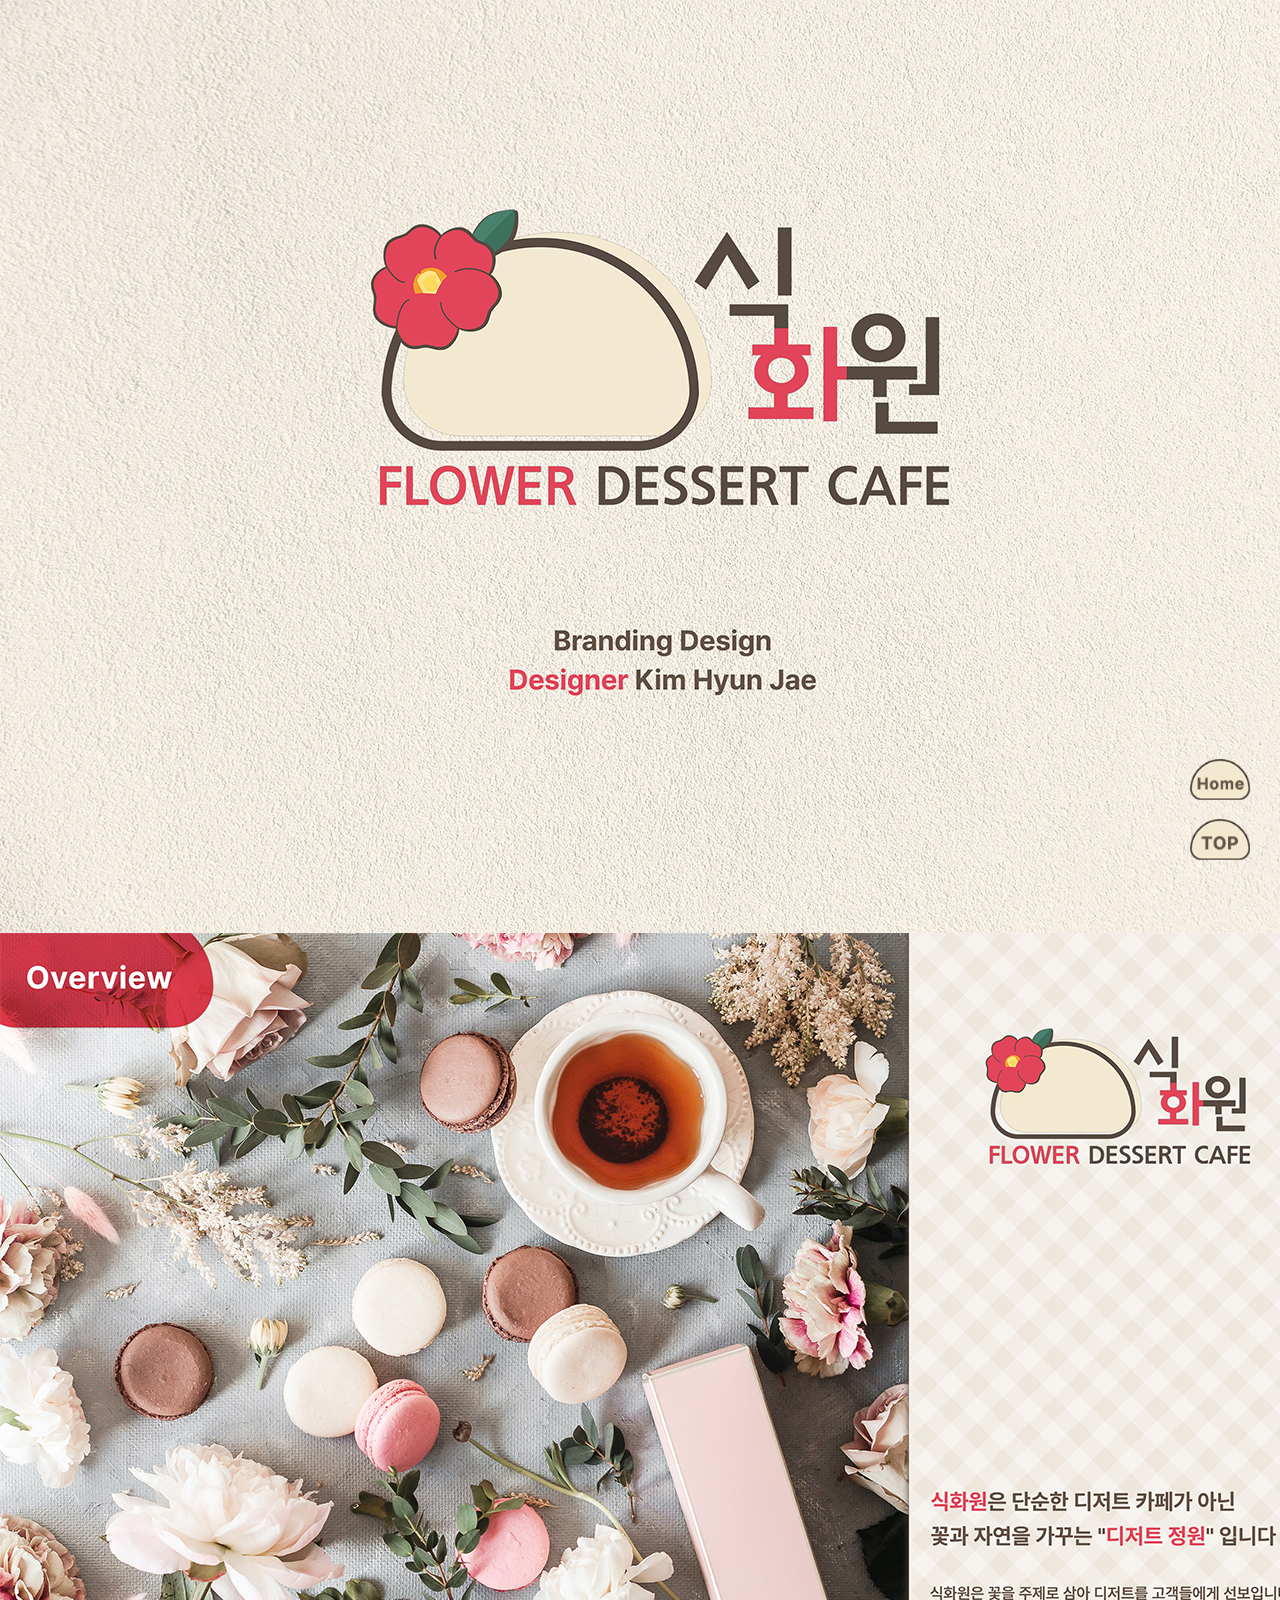
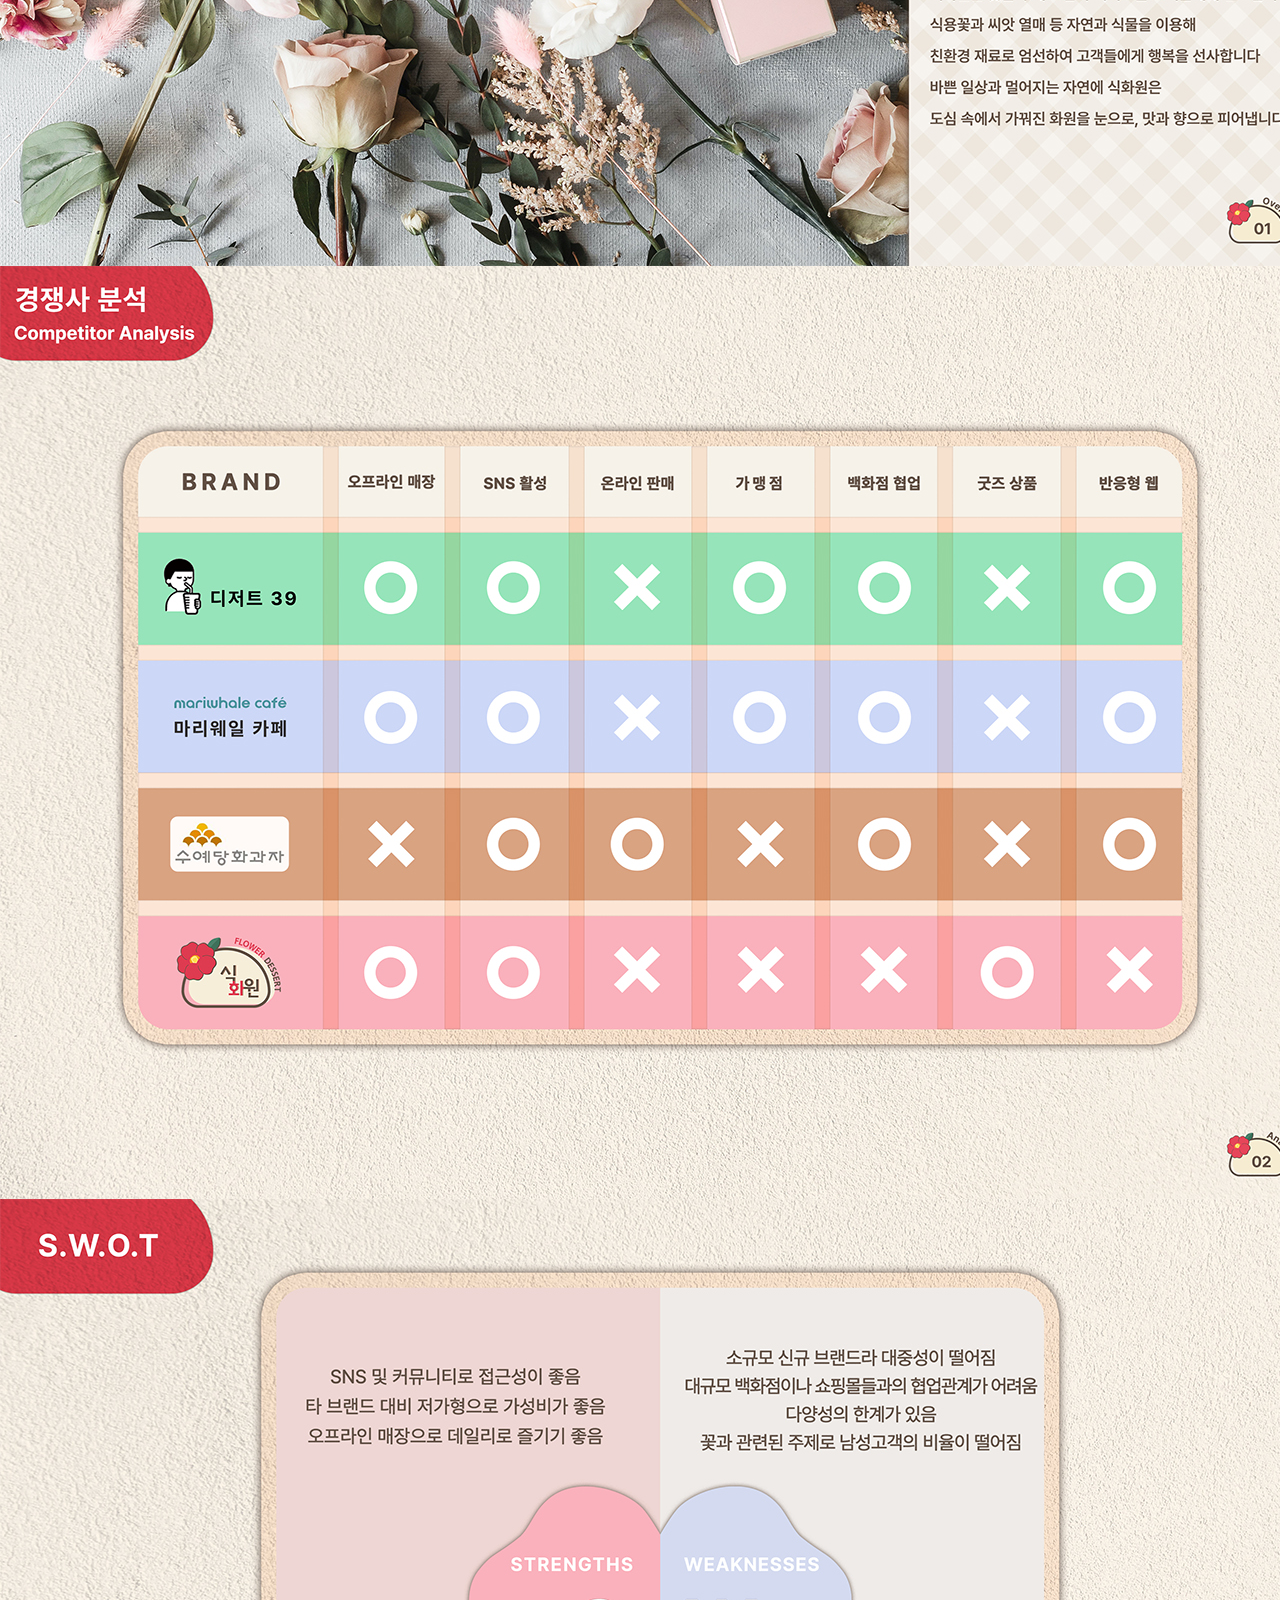
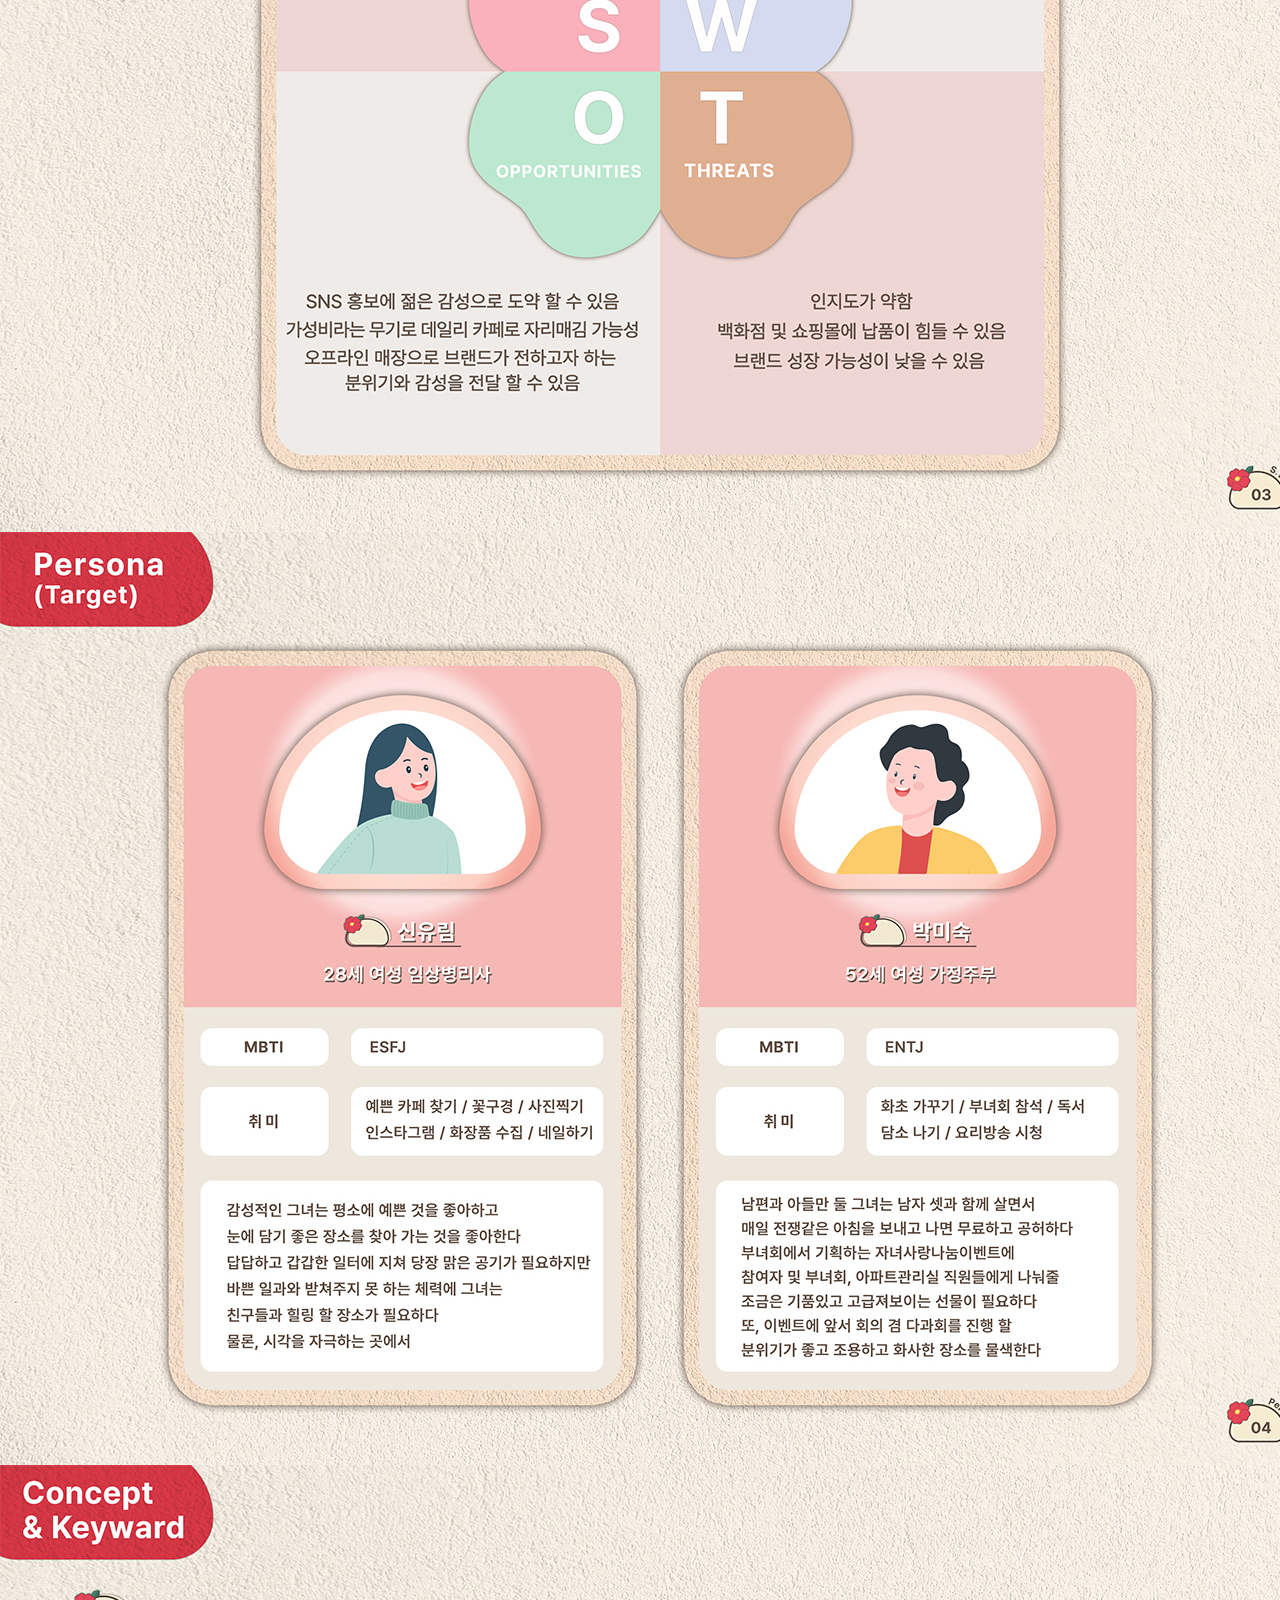
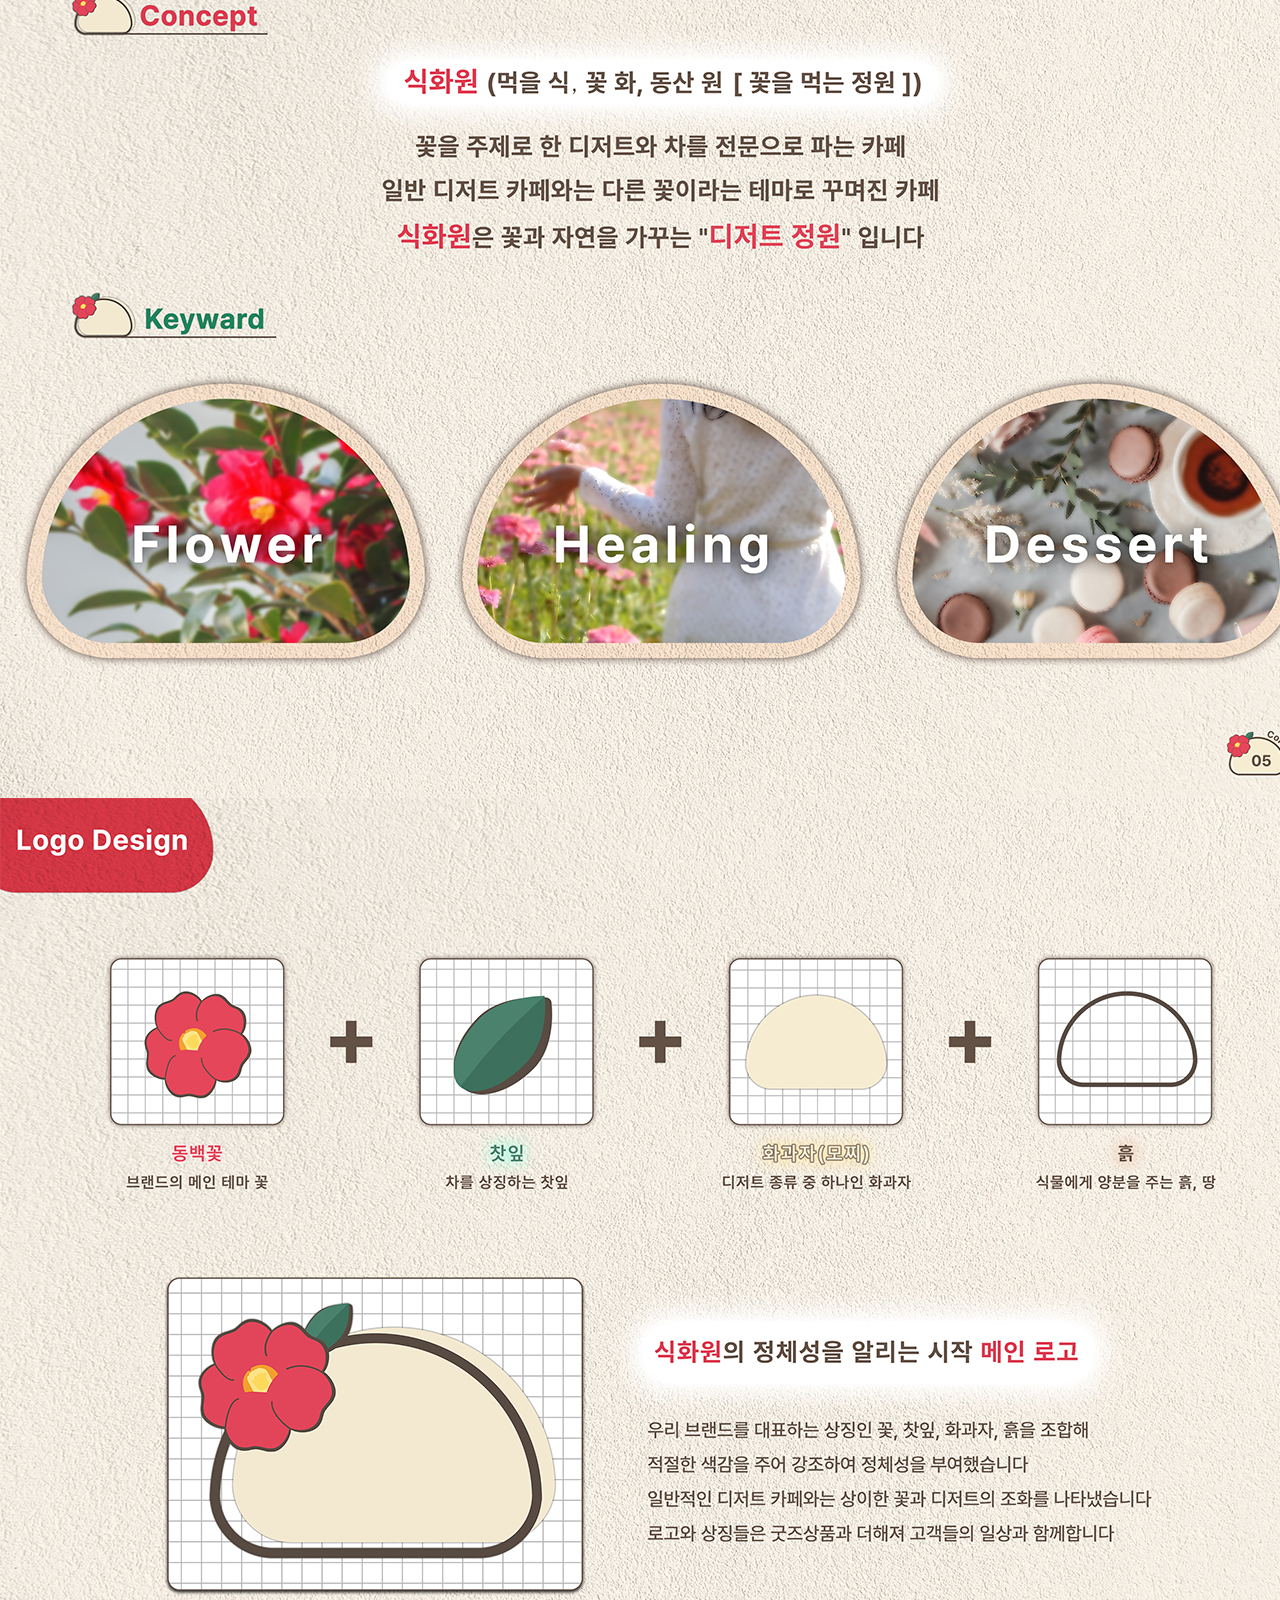
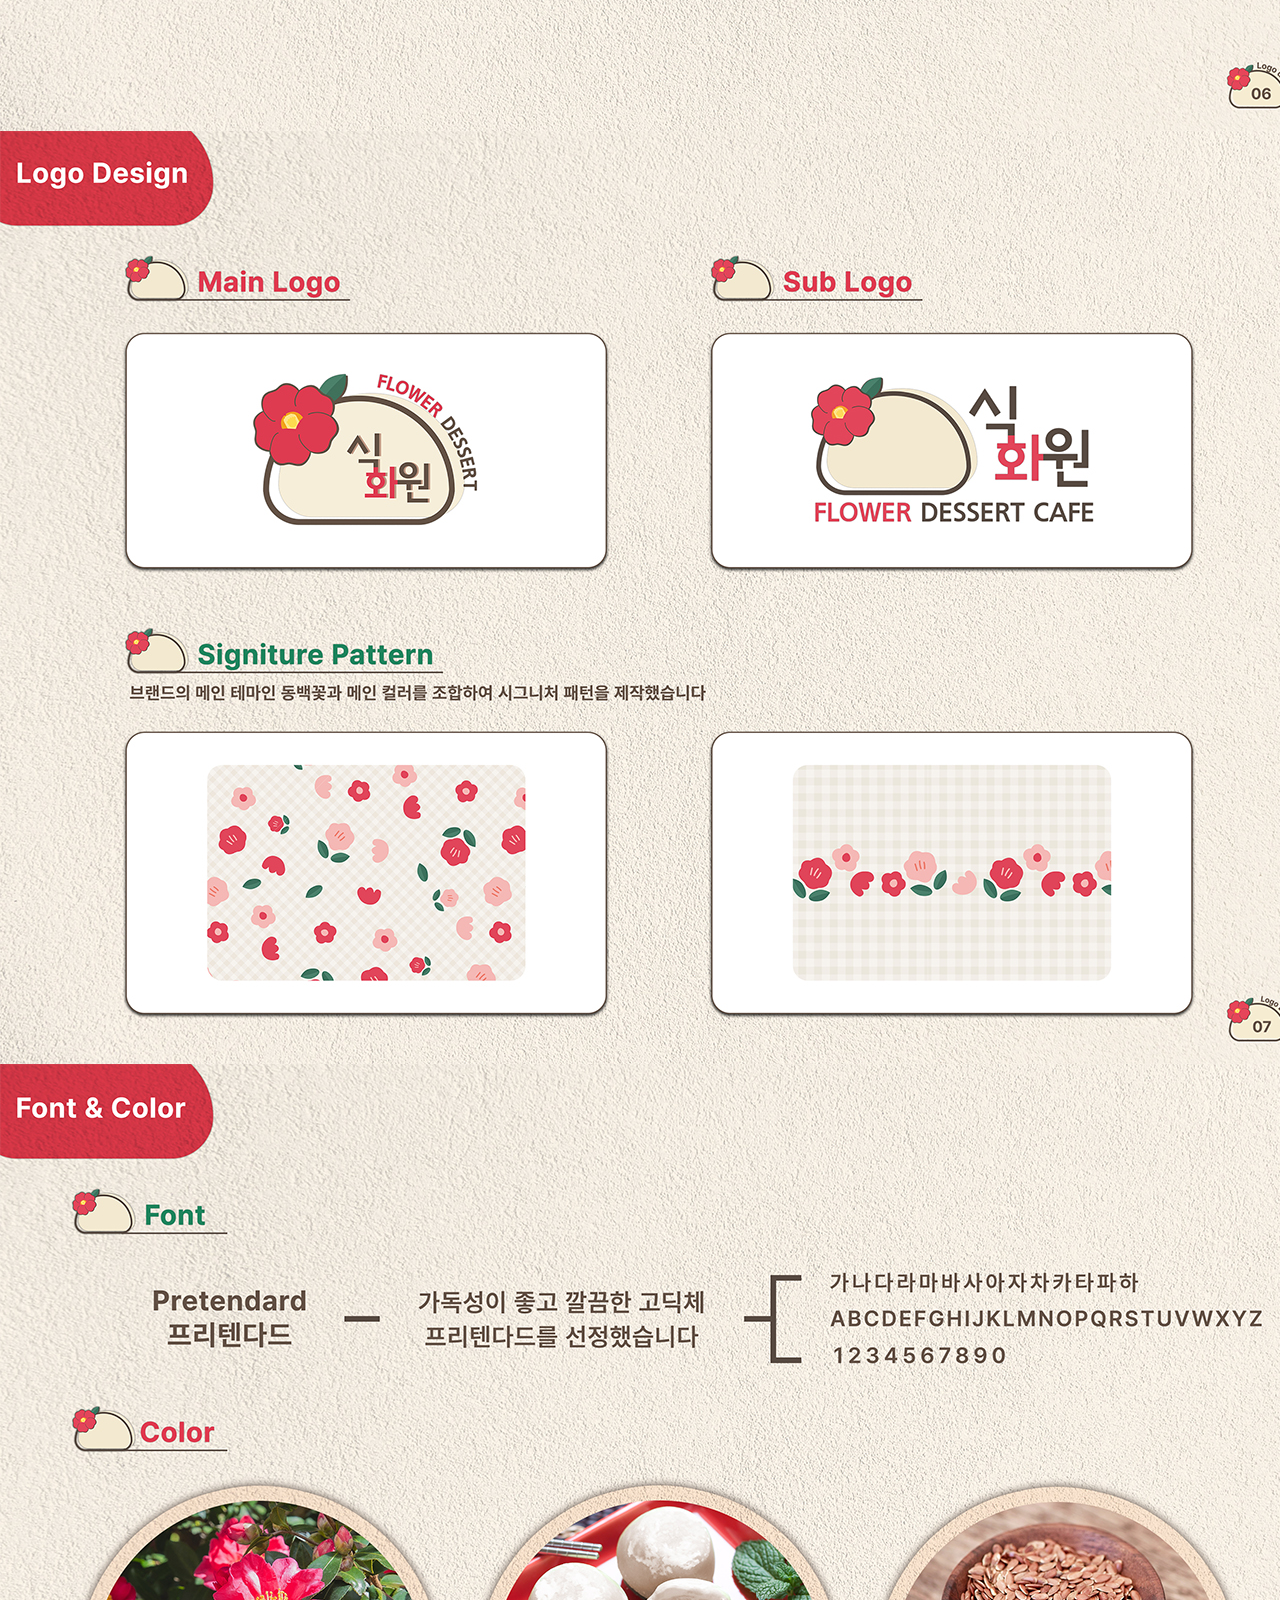
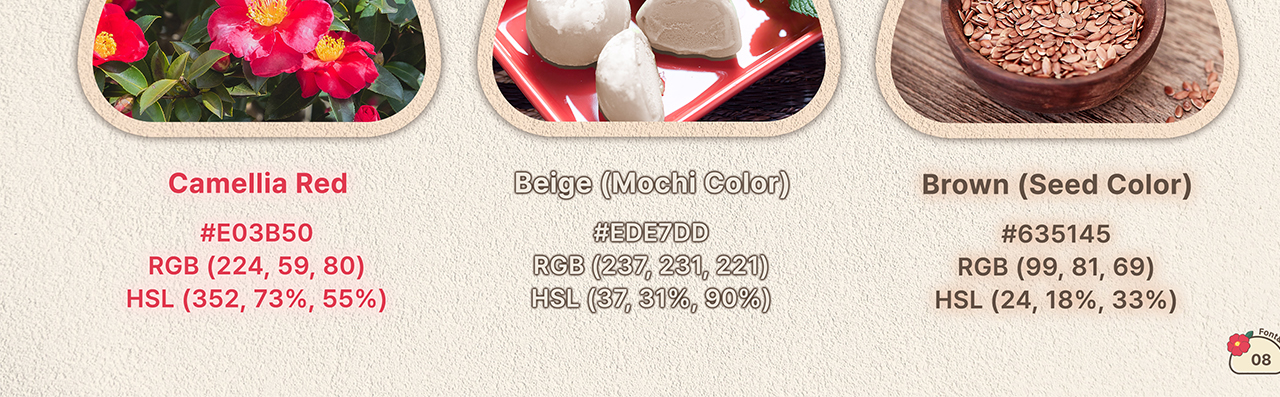
<file: BI.html>
<!DOCTYPE html>
<html lang="ko">

<head>
    <meta charset="UTF-8">
    <meta http-equiv="X-UA-Compatible" content="IE=edge">
    <meta name="viewport" content="width=1450">
    <title>식화원 BI</title>
    <!--파비콘-->
    <link rel="shortcut icon" href="./images/f_fabicon.png" type="image/x-icon">
    <!-- css -->
    <link rel="stylesheet" href="./css/BI.css">
</head>

<body>
    <div id="bg">
        <div id="BI">
            <img src="./images/BI/01.jpg" alt="BI사진">
            <img src="./images/BI/02.jpg" alt="BI사진">
            <img src="./images/BI/03.jpg" alt="BI사진">
            <img src="./images/BI/04.jpg" alt="BI사진">
            <img src="./images/BI/05.jpg" alt="BI사진">
            <img src="./images/BI/06.jpg" alt="BI사진">
            <img src="./images/BI/07.jpg" alt="BI사진">
            <img src="./images/BI/08.jpg" alt="BI사진">
            <img src="./images/BI/09.jpg" alt="BI사진">
        </div>
        <div class="fixed_box">
            <a href="#BI" class="top_btn"><!--href부분은 이미지를 감싼 div에 있는 id이름과 동일하게 설정.-->
                <img src="./images/top.png" alt="top">
            </a>
        </div>
        <div class="fixed_box2">
            <a href="./index.html" class="top_btn"><!--href부분은 이미지를 감싼 div에 있는 id이름과 동일하게 설정.-->
                <img src="./images/home.png" alt="home">
            </a>
        </div>
    </div>
    <!-- BG_f -->





    <!--이동시 부드럽게 이동시키기 위해 추가한 구문 시작. script쪽 전부 삭제가능.-->
    <script src="https://code.jquery.com/jquery-1.12.4.min.js"
        integrity="sha256-ZosEbRLbNQzLpnKIkEdrPv7lOy9C27hHQ+Xp8a4MxAQ=" crossorigin="anonymous"></script>
    <script>
        $(function () {
            $('a[href*="#"]:not([href="#"])').click(function () {
                if (location.pathname.replace(/^\//, '') == this.pathname.replace(/^\//, '') && location.hostname == this.hostname) {
                    var target = $(this.hash);
                    target = target.length ? target : $('[name=' + this.hash.slice(1) + ']');
                    if (target.length) {
                        $('html, body').animate({
                            scrollTop: target.offset().top
                        }, 500);//움직이는 시간 조정
                        return false;
                    }
                }
            });
        });
    </script>
    <!--이동시 부드럽게 이동시키기 위해 추가한 구문 끝. 삭제가능.-->
</body>

</html>
</file>
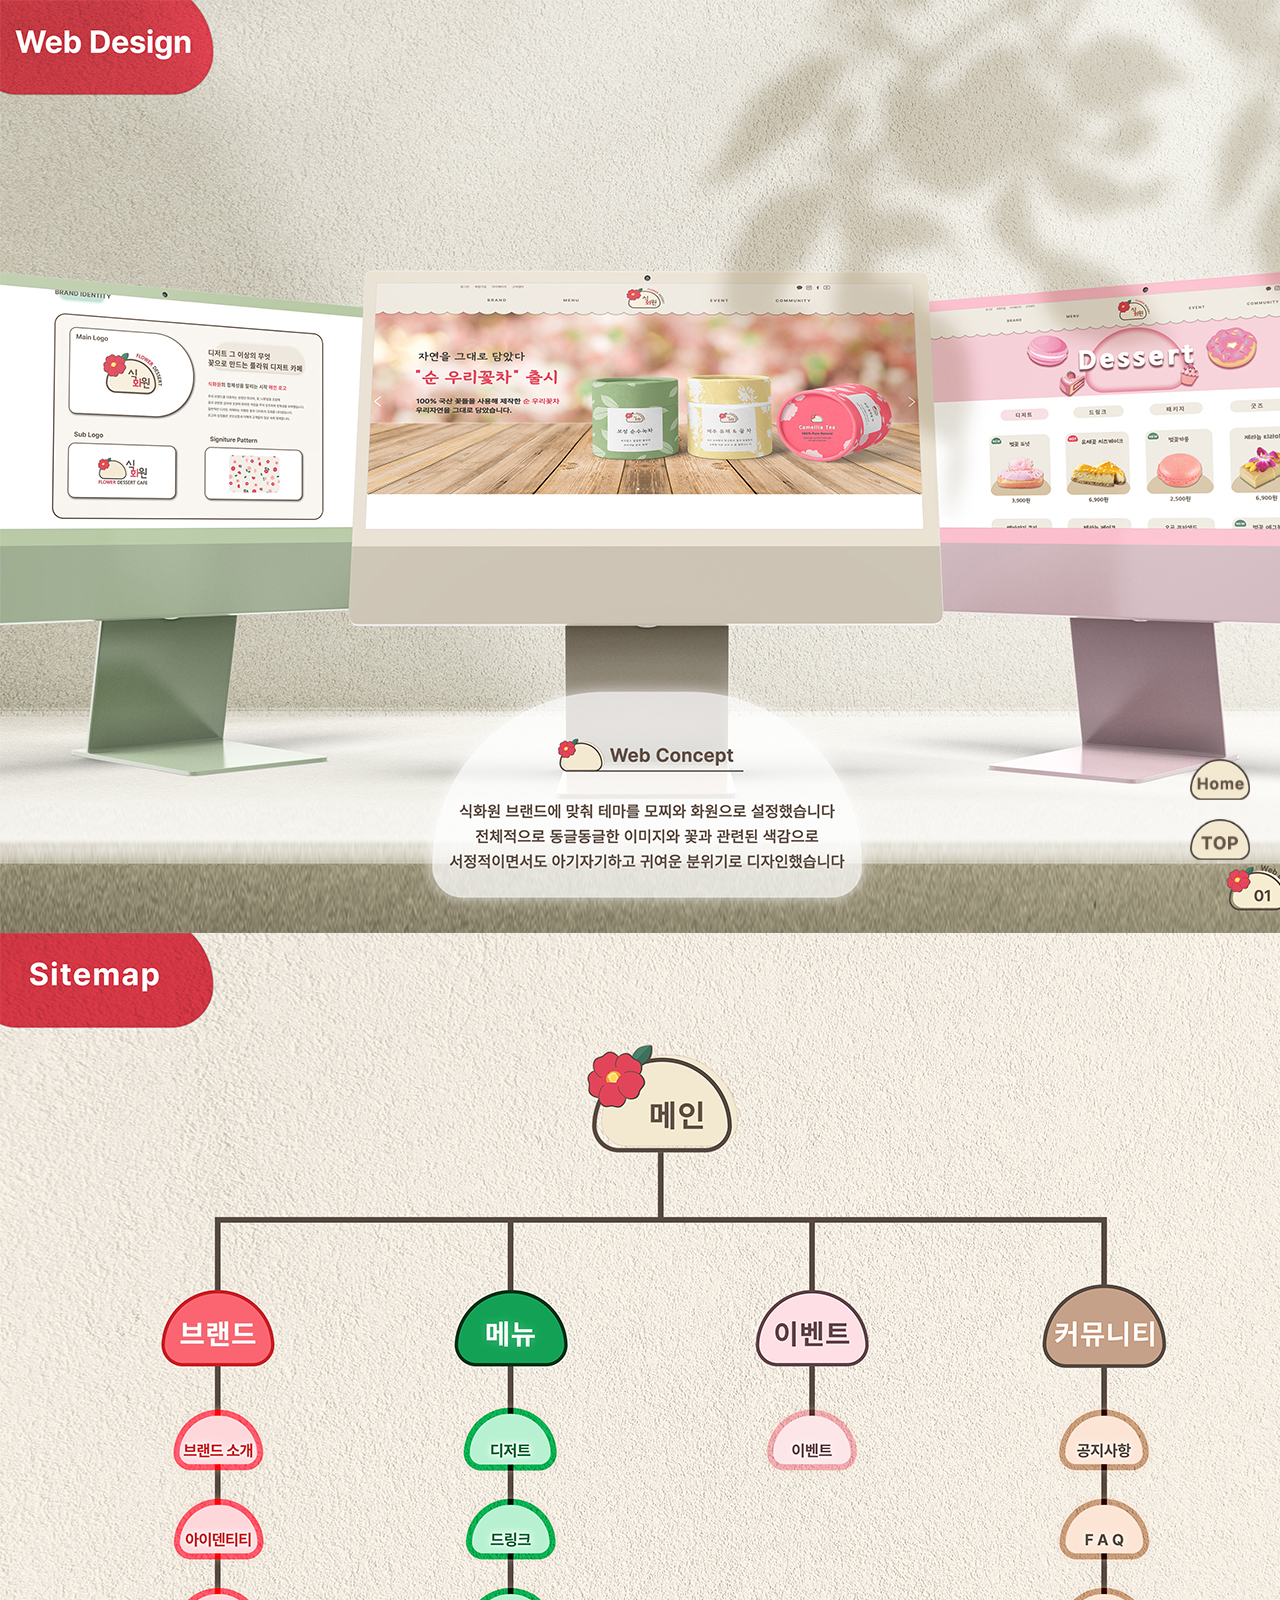
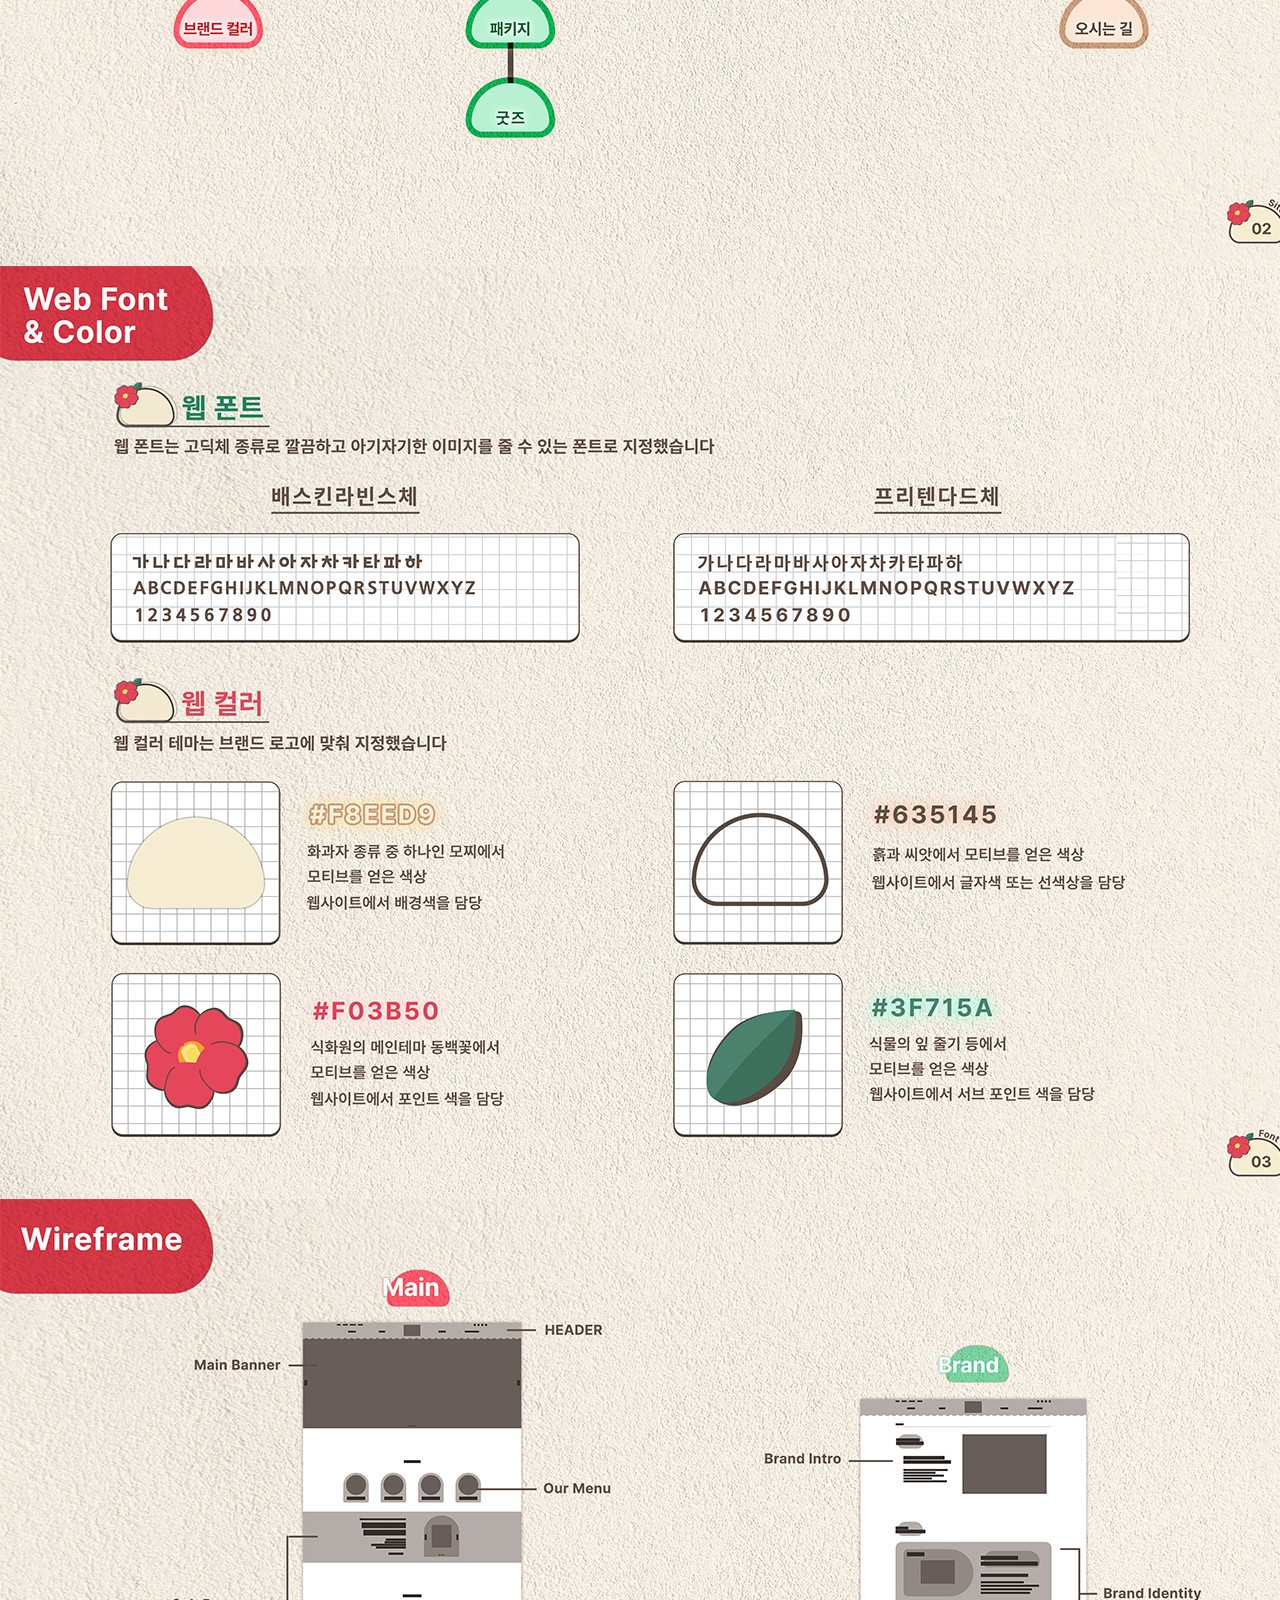
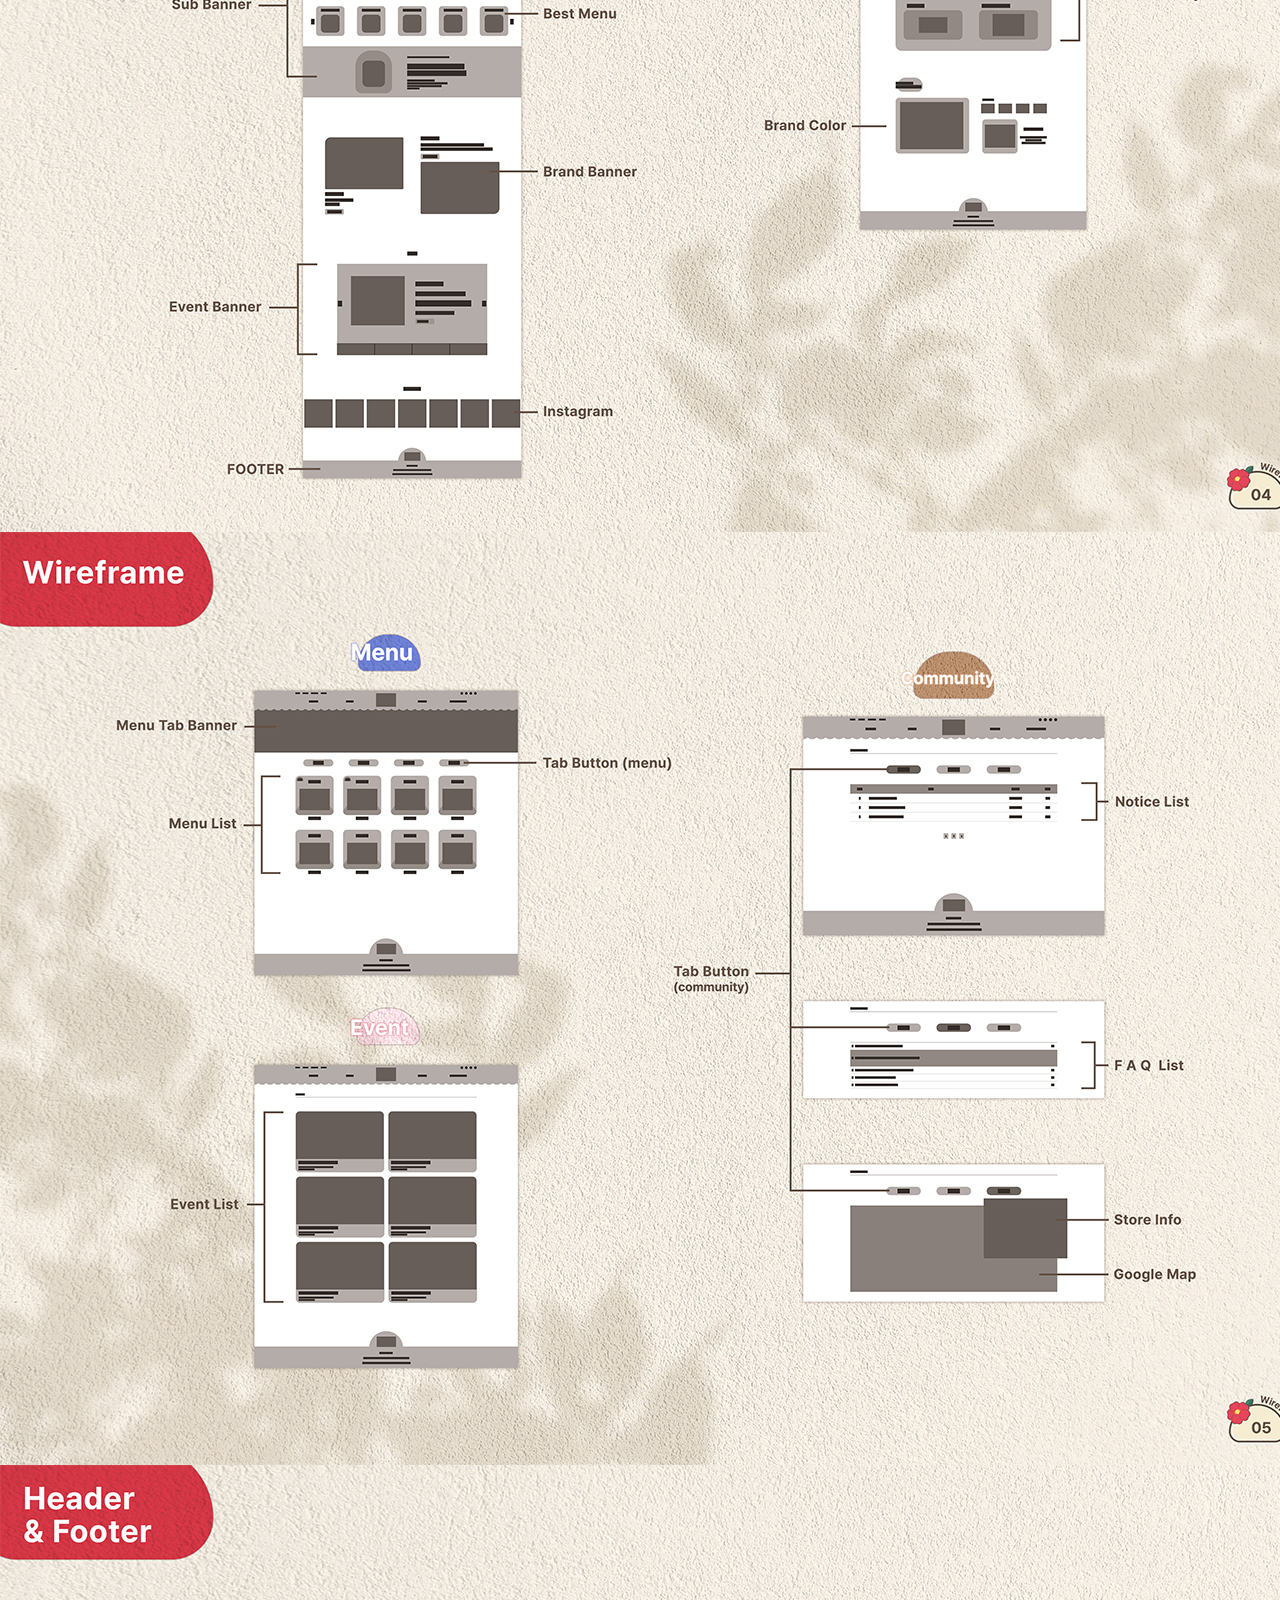
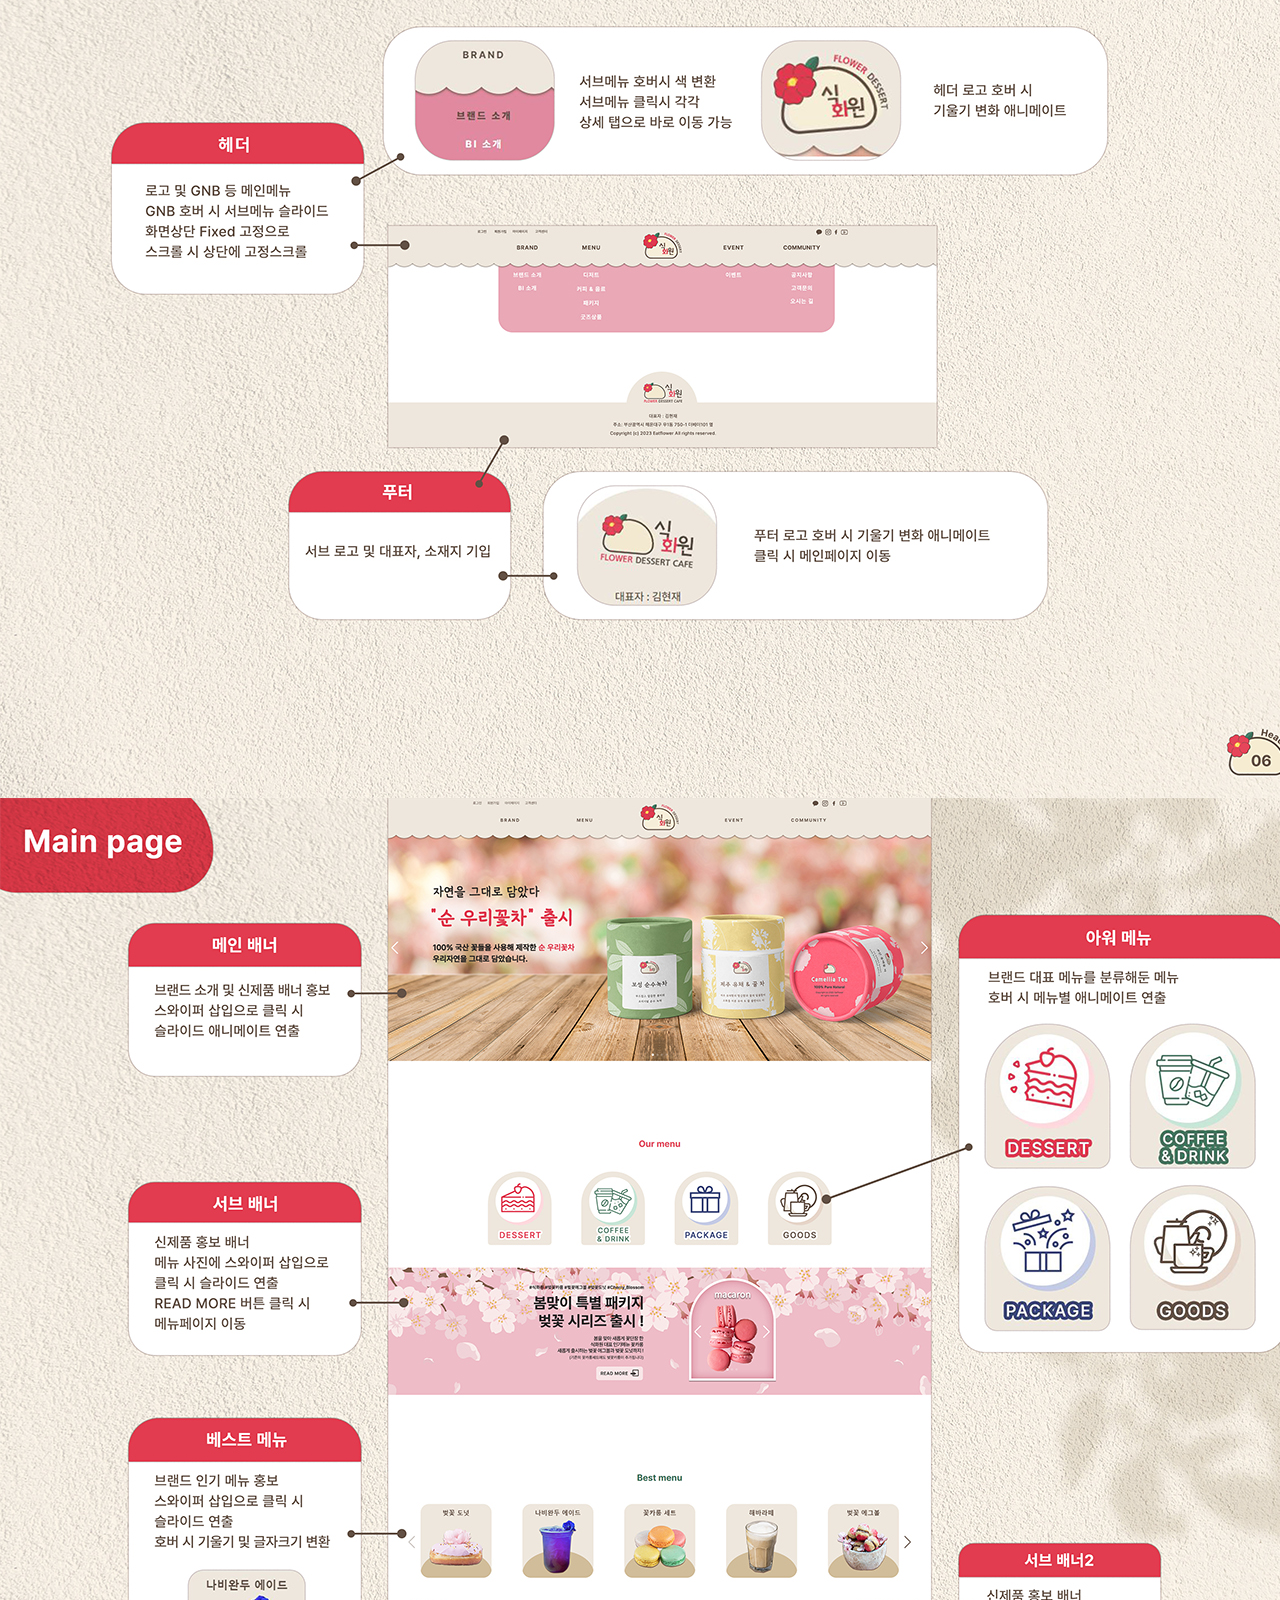
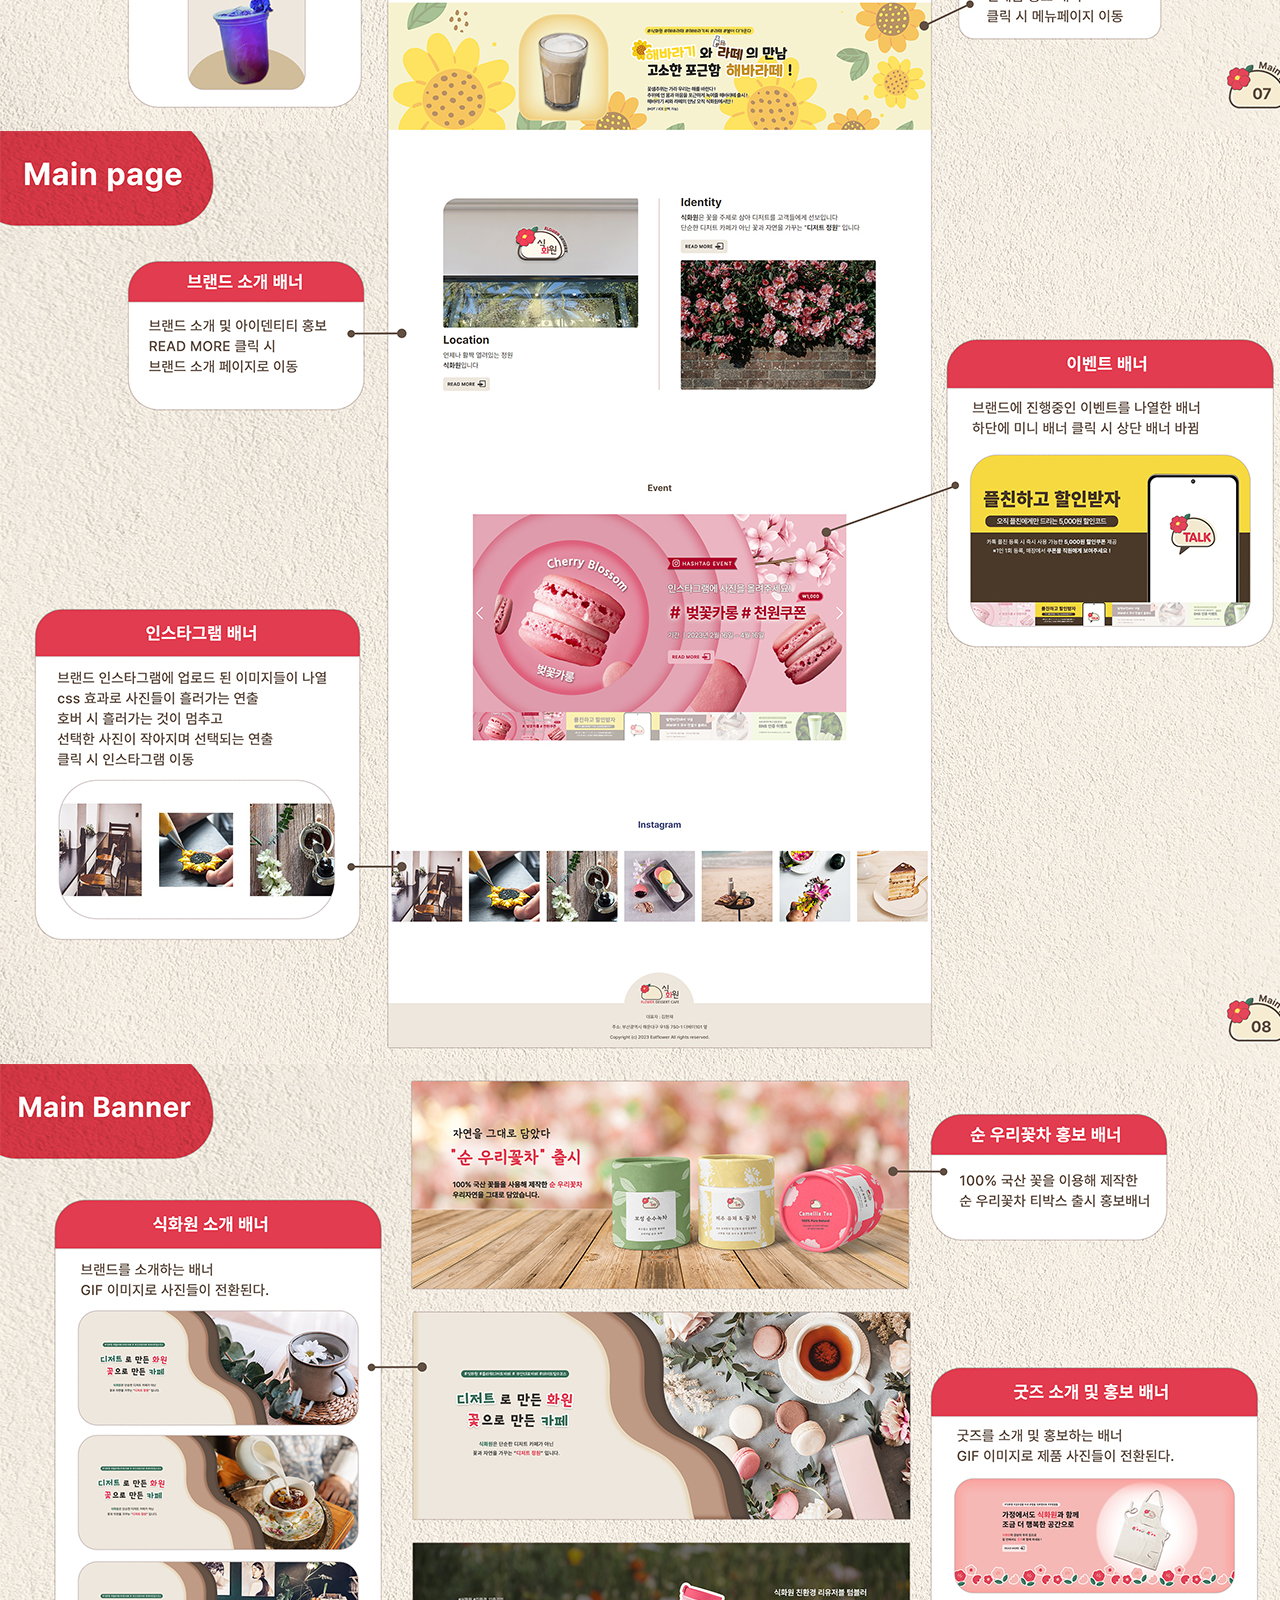
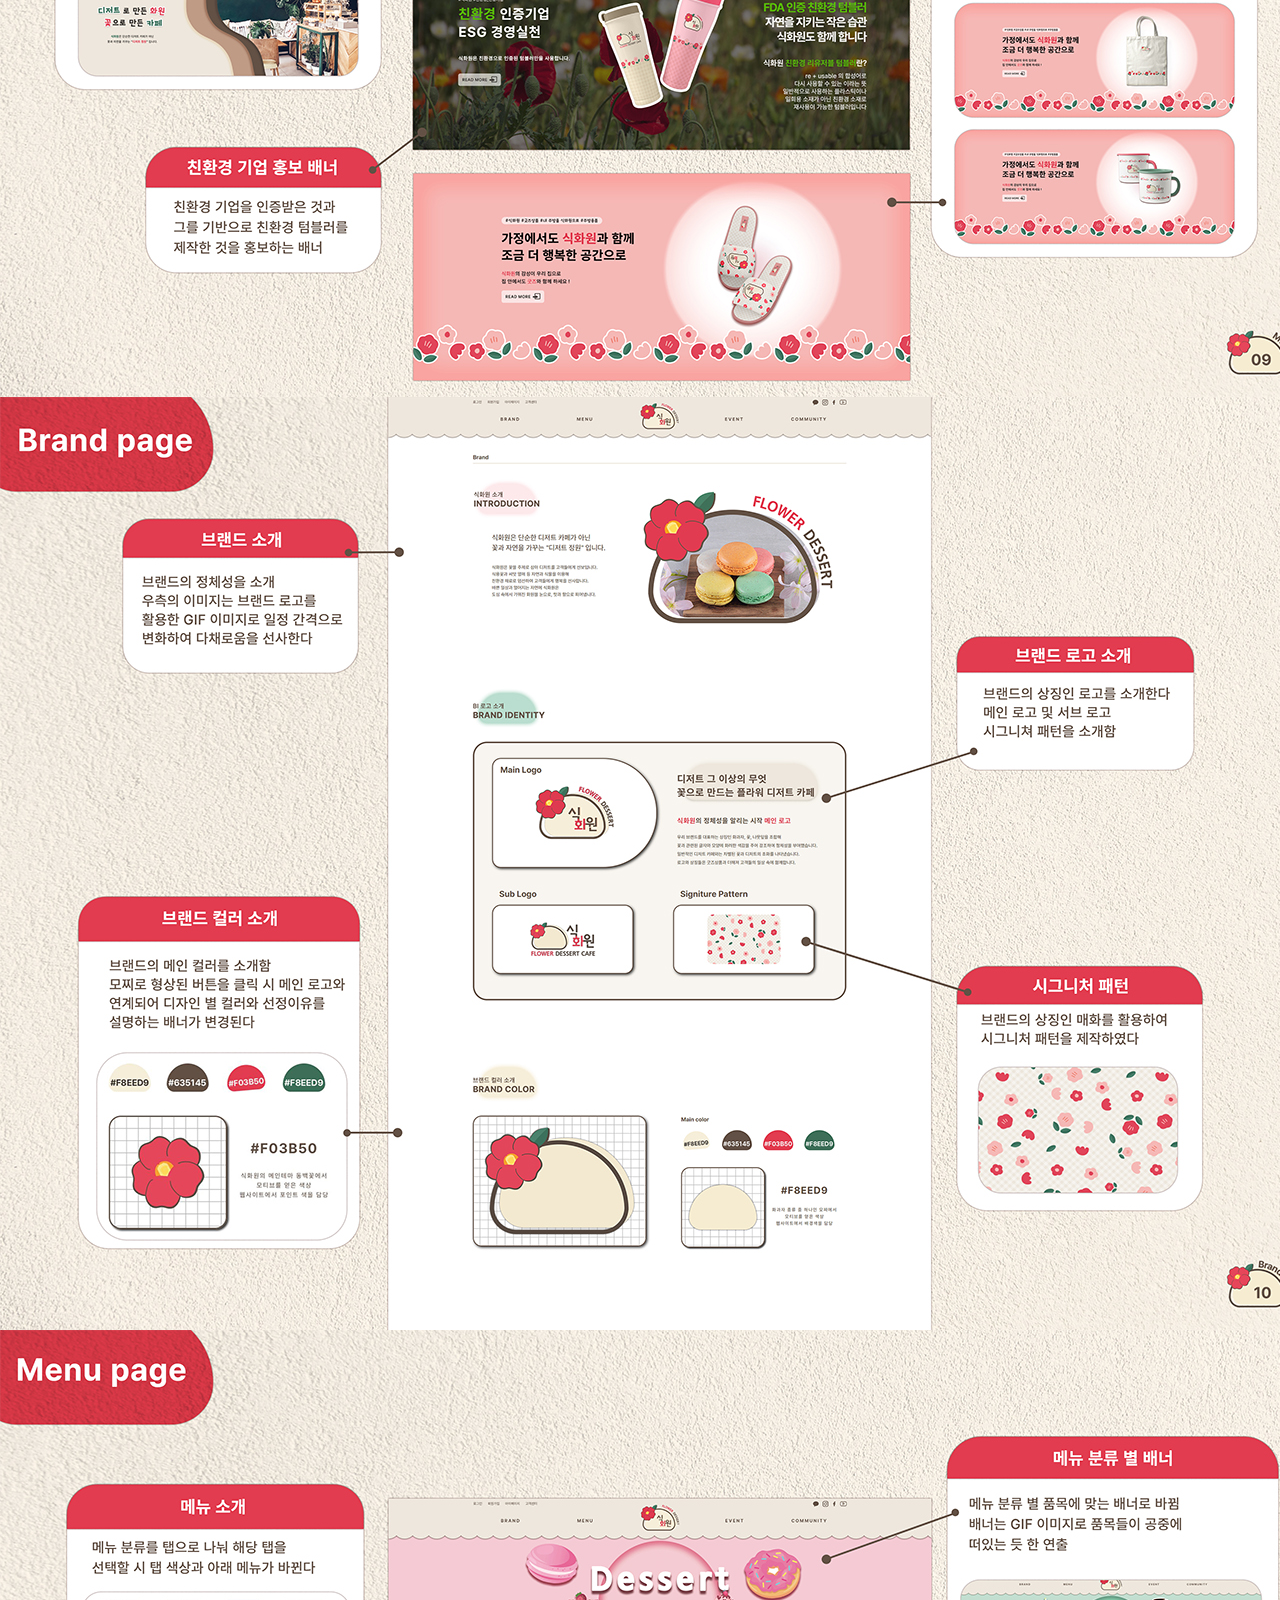
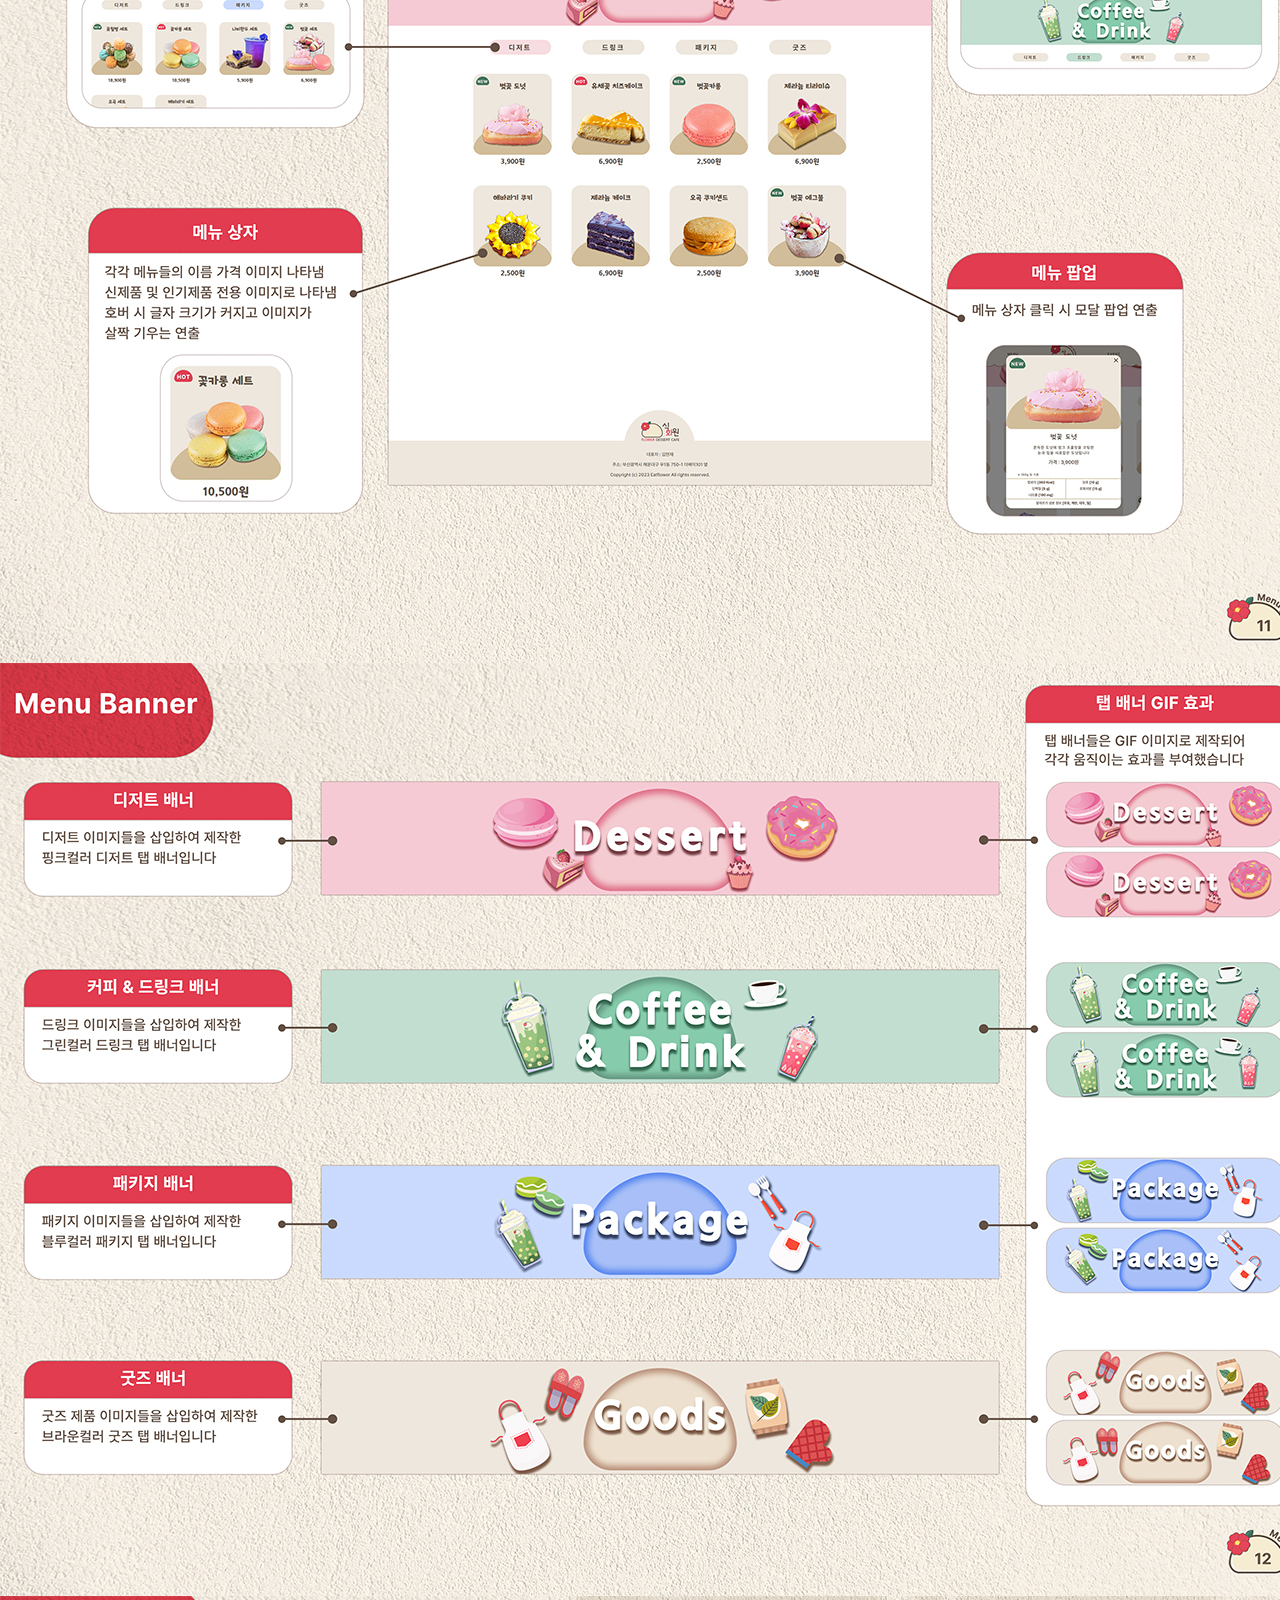
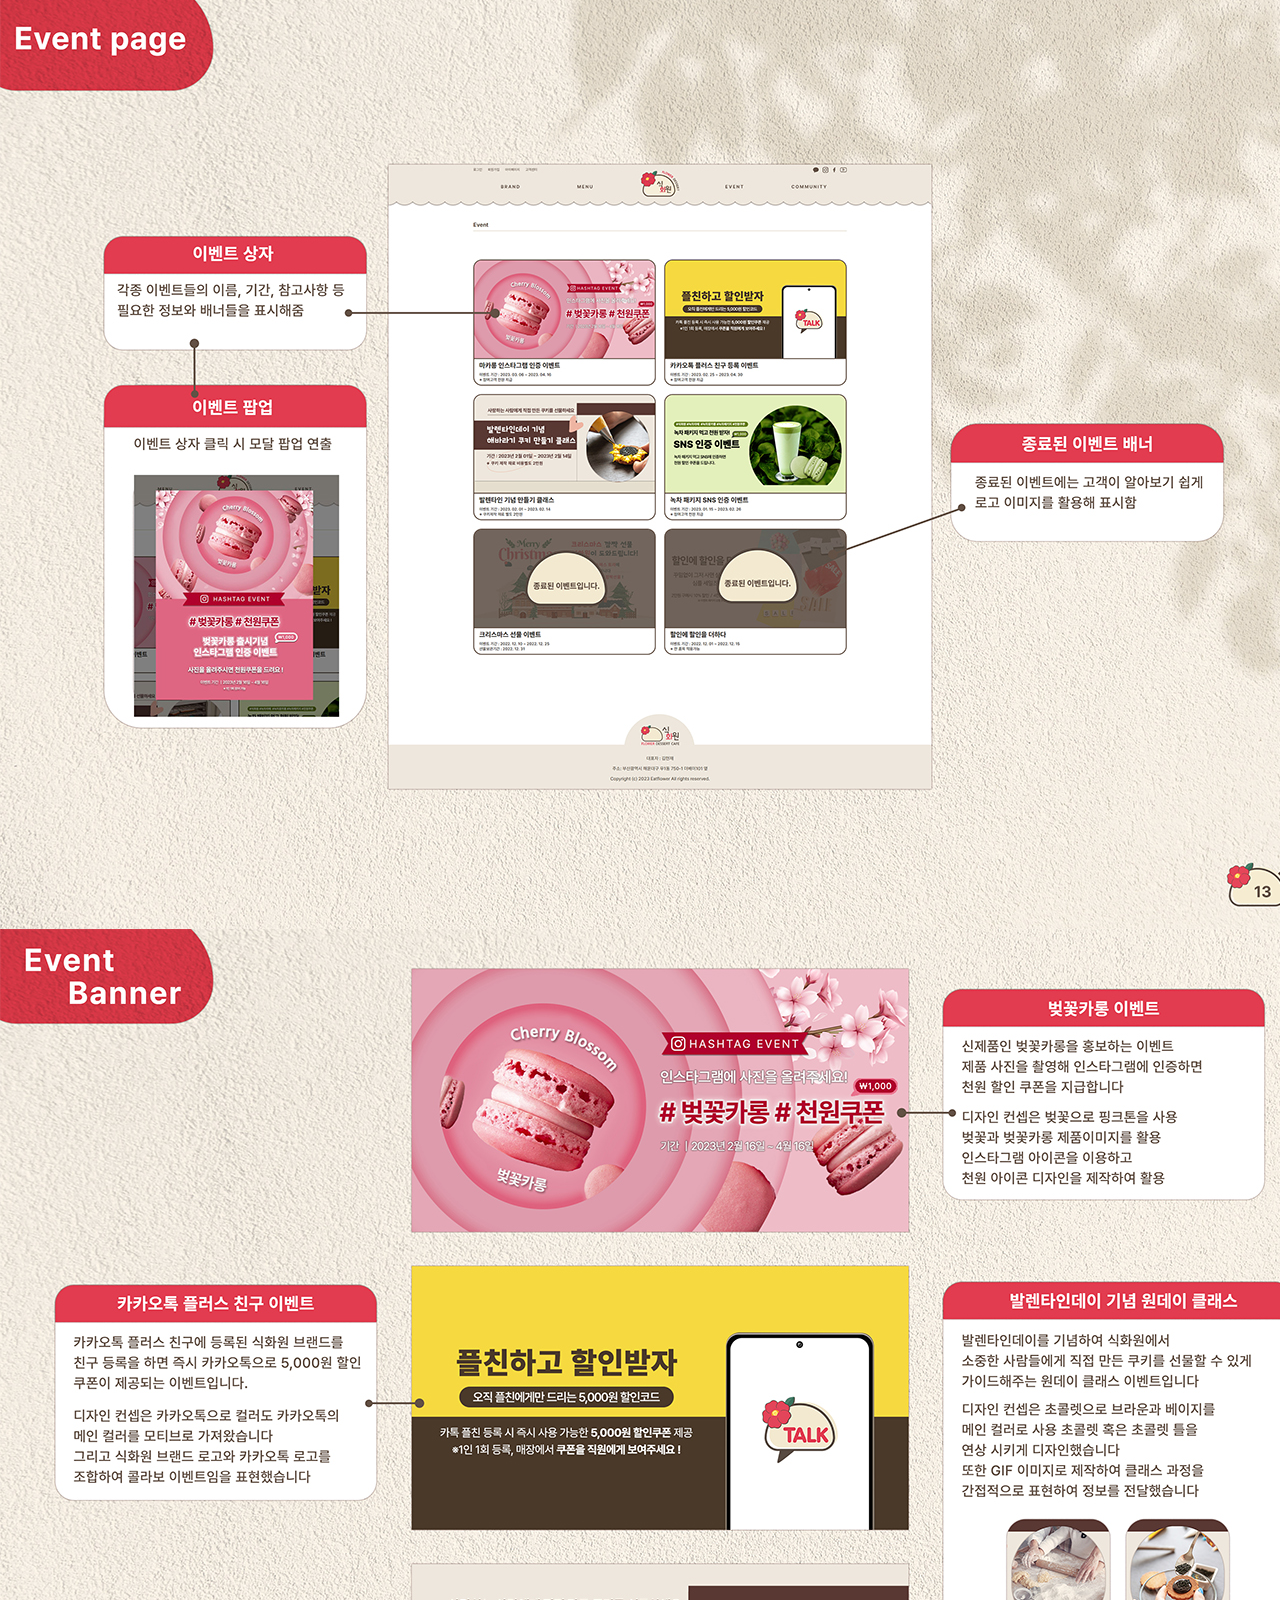
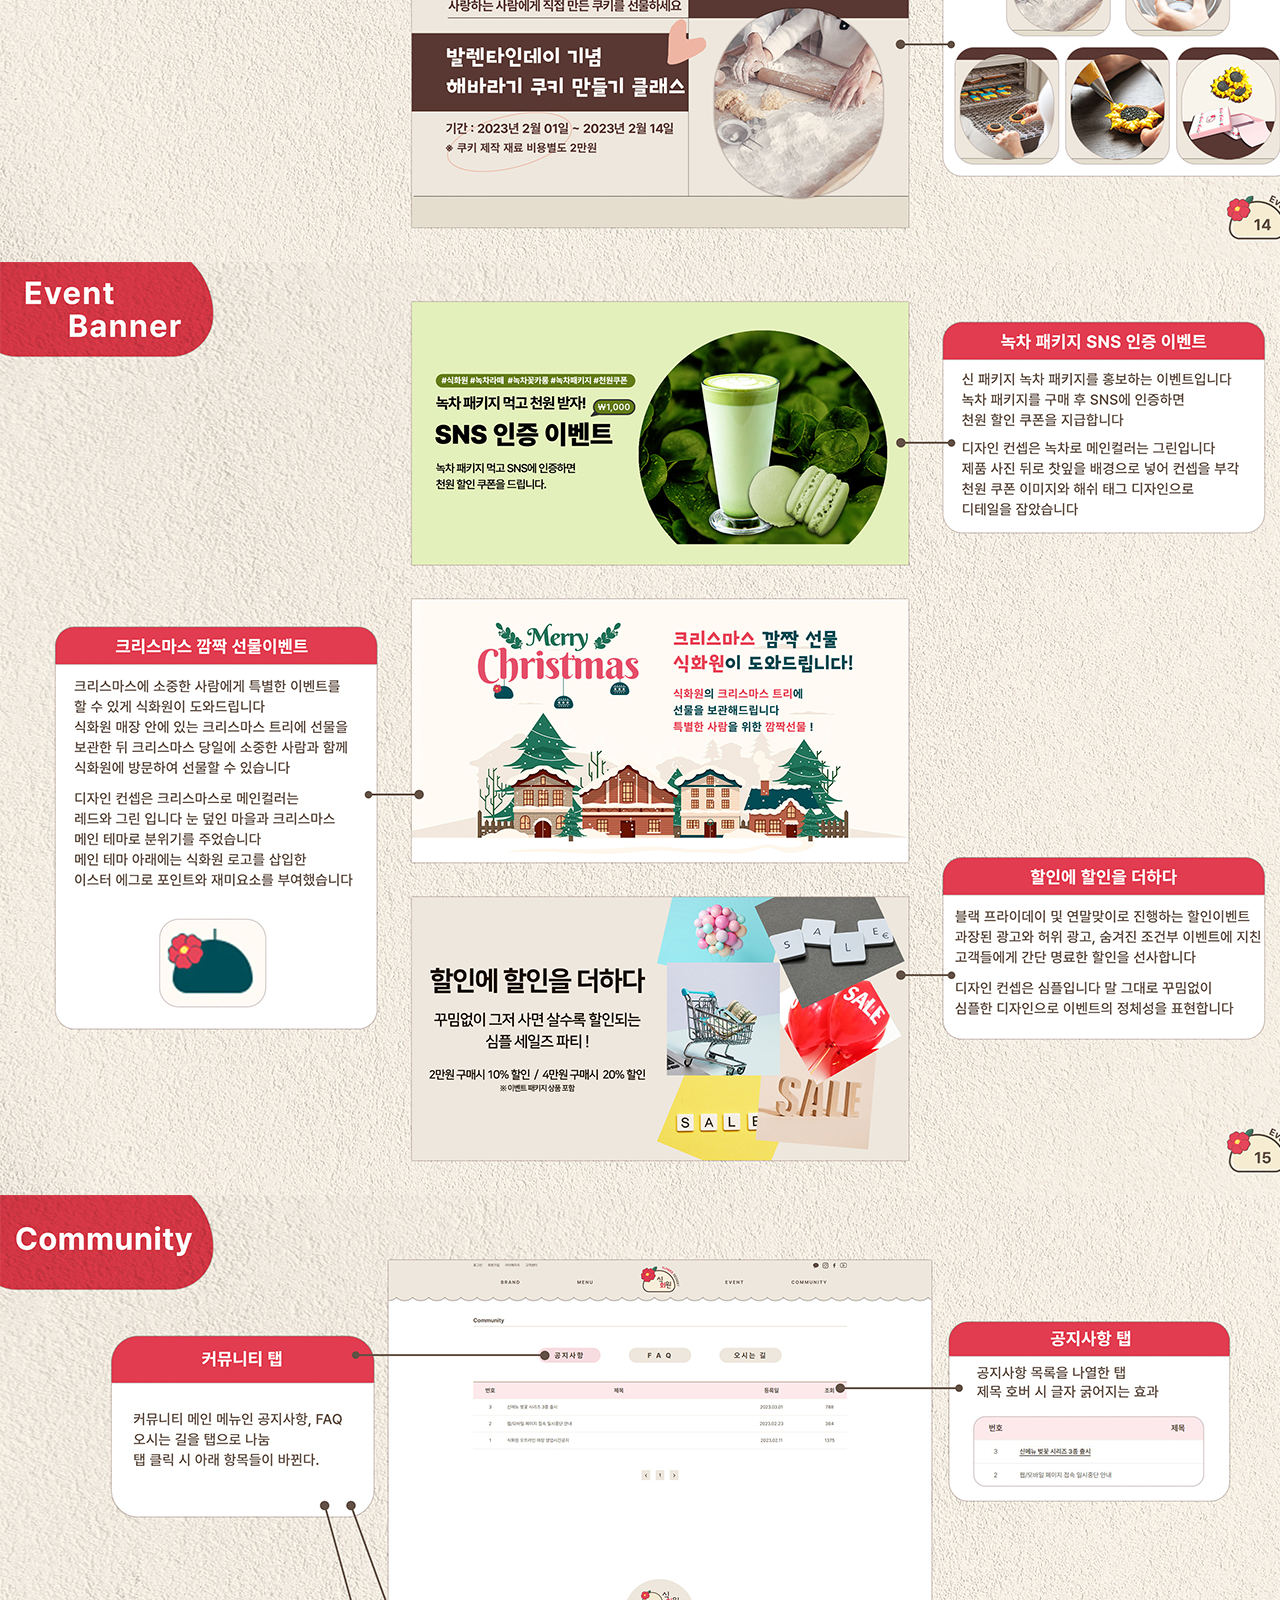
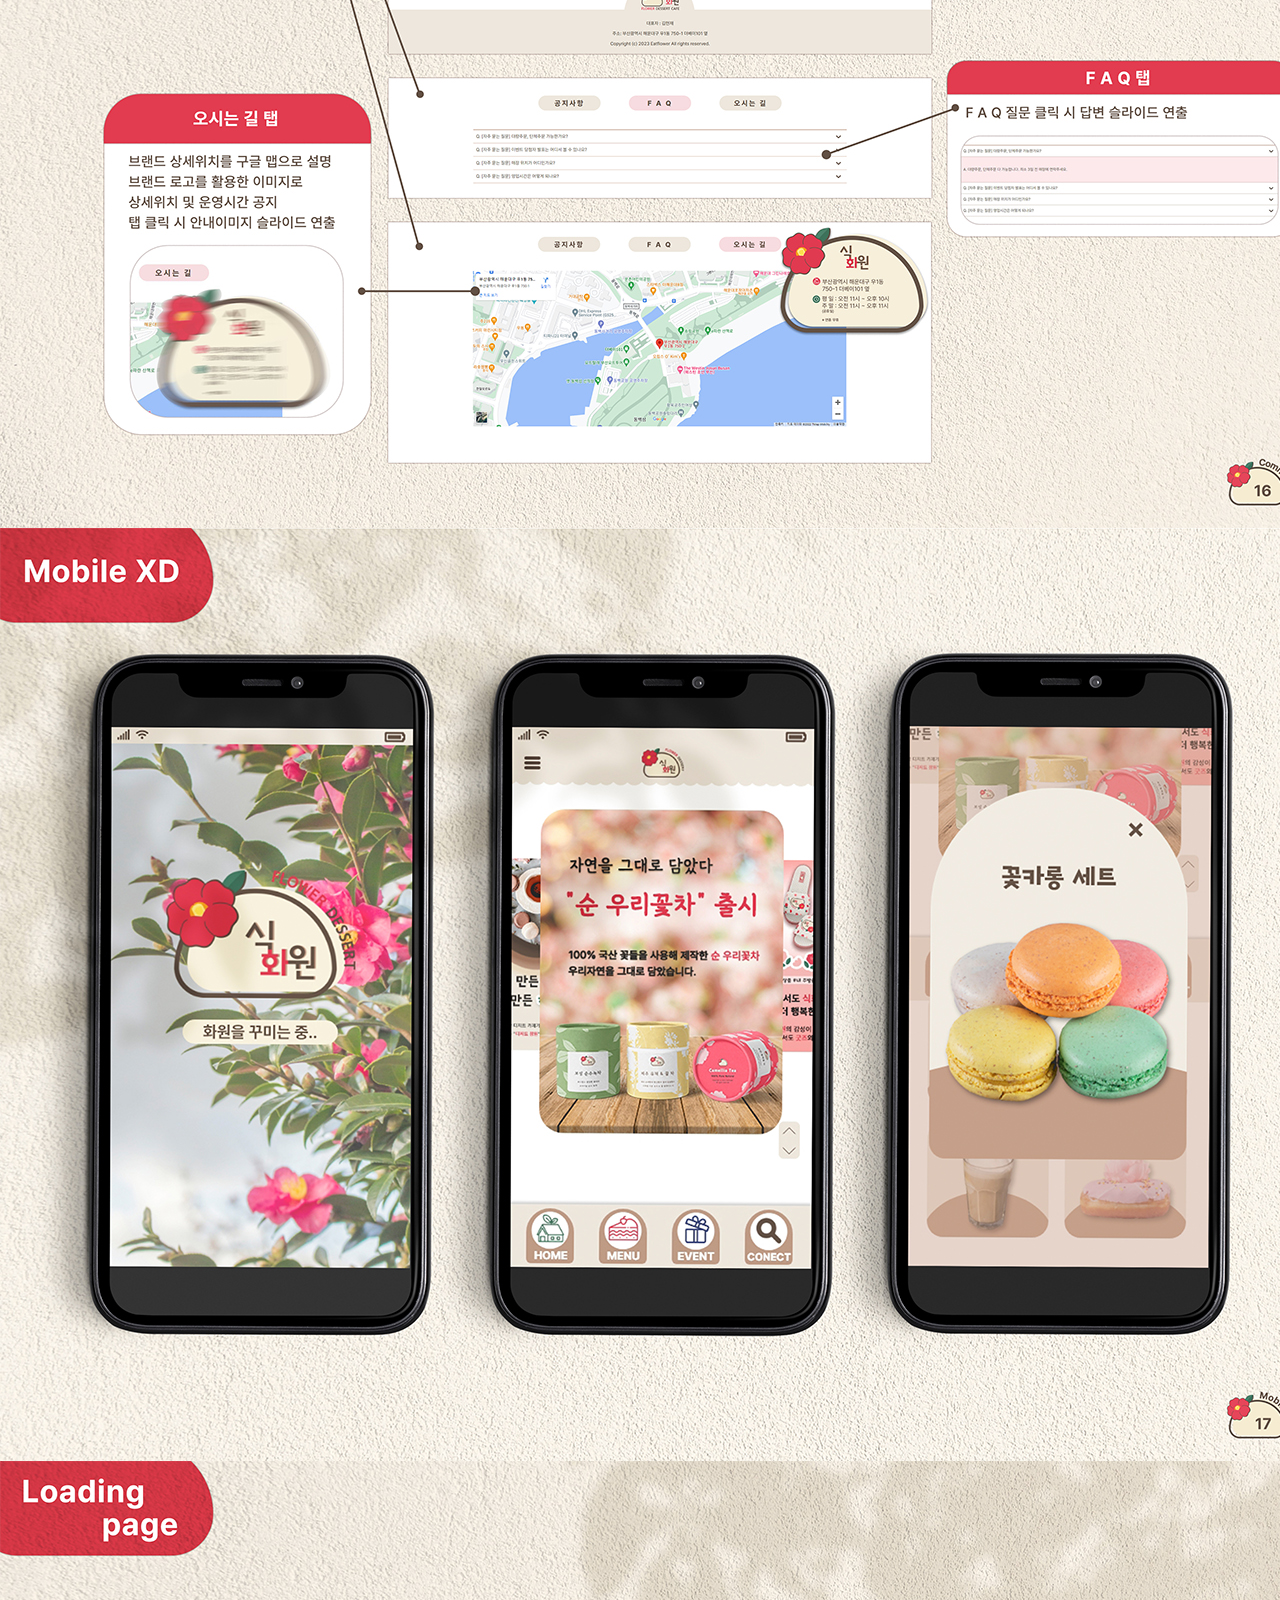
<file: WebGuide.html>
<!DOCTYPE html>
<html lang="ko">

<head>
    <meta charset="UTF-8">
    <meta http-equiv="X-UA-Compatible" content="IE=edge">
    <meta name="viewport" content="width=1450">
    <title>식화원 WebGuide</title>
    <!--파비콘-->
    <link rel="shortcut icon" href="./images/f_fabicon.png" type="image/x-icon">
    <!-- css -->
    <link rel="stylesheet" href="./css/WebGuide.css">
</head>

<body>
    <div id="bg">
        <div id="WebGuide">
            <img src="./images/WebGuide/01.jpg" alt="Web사진">
            <img src="./images/WebGuide/02.jpg" alt="Web사진">
            <img src="./images/WebGuide/03.jpg" alt="Web사진">
            <img src="./images/WebGuide/04.jpg" alt="Web사진">
            <img src="./images/WebGuide/05.jpg" alt="Web사진">
            <img src="./images/WebGuide/06.jpg" alt="Web사진">
            <img src="./images/WebGuide/07.jpg" alt="Web사진">
            <img src="./images/WebGuide/08.jpg" alt="Web사진">
            <img src="./images/WebGuide/09.jpg" alt="Web사진">
            <img src="./images/WebGuide/10.jpg" alt="Web사진">
            <img src="./images/WebGuide/11.jpg" alt="Web사진">
            <img src="./images/WebGuide/12.jpg" alt="Web사진">
            <img src="./images/WebGuide/13.jpg" alt="Web사진">
            <img src="./images/WebGuide/14.jpg" alt="Web사진">
            <img src="./images/WebGuide/15.jpg" alt="Web사진">
            <img src="./images/WebGuide/16.jpg" alt="Web사진">
            <img src="./images/WebGuide/17.jpg" alt="Web사진">
            <img src="./images/WebGuide/18.jpg" alt="Web사진">
            <img src="./images/WebGuide/19.jpg" alt="Web사진">
            <img src="./images/WebGuide/20.jpg" alt="Web사진">
            <img src="./images/WebGuide/21.jpg" alt="Web사진">
            <img src="./images/WebGuide/22.jpg" alt="Web사진">
        </div>
        <div class="fixed_box">
            <a href="#WebGuide" class="top_btn"><!--href부분은 이미지를 감싼 div에 있는 id이름과 동일하게 설정.-->
                <img src="./images/top.png" alt="top">
            </a>
        </div>
        <div class="fixed_box2">
            <a href="./index.html" class="top_btn"><!--href부분은 이미지를 감싼 div에 있는 id이름과 동일하게 설정.-->
                <img src="./images/home.png" alt="home">
            </a>
        </div>
    </div>



    <!--이동시 부드럽게 이동시키기 위해 추가한 구문 시작. script쪽 전부 삭제가능.-->
    <script src="https://code.jquery.com/jquery-1.12.4.min.js"
        integrity="sha256-ZosEbRLbNQzLpnKIkEdrPv7lOy9C27hHQ+Xp8a4MxAQ=" crossorigin="anonymous"></script>
    <script>
        $(function () {
            $('a[href*="#"]:not([href="#"])').click(function () {
                if (location.pathname.replace(/^\//, '') == this.pathname.replace(/^\//, '') && location.hostname == this.hostname) {
                    var target = $(this.hash);
                    target = target.length ? target : $('[name=' + this.hash.slice(1) + ']');
                    if (target.length) {
                        $('html, body').animate({
                            scrollTop: target.offset().top
                        }, 500);//움직이는 시간 조정
                        return false;
                    }
                }
            });
        });
    </script>
    <!--이동시 부드럽게 이동시키기 위해 추가한 구문 끝. 삭제가능.-->
</body>

</html>
</file>
<file: css/BI.css>
@charset "UTF-8";

/* 폰트 프리텐다드 */
/* font-family: 'Pretendard'; */


* {
    margin: 0;
    padding: 0;
}

a {
    text-decoration: none;
    color: inherit;
}

ul {
    list-style: none;
}

img {
    vertical-align: middle;
}

.clearfix::after {
    content: "";
    clear: both;
    display: block;
}

.left_box {
    float: left;
}

.right_box {
    float: right;
}

body {
    text-align: center;
}

/* BI */

#BI {
    width: 1320px;
    margin: 0 auto;
}

#BI img {
    width: 100%;
    display: block;
}

.fixed_box {
    position: fixed;
    bottom: 40px;
    right: 30px;
    width: 60px;
}

.fixed_box2 {
    position: fixed;
    bottom: 100px;
    right: 30px;
    width: 60px;
}

.fixed_box a img,
.fixed_box2 a img {
    width: 100%;
}

#bg {
    background-color: #f5cad4;
}
</file>
<file: css/WebGuide.css>
@charset "UTF-8";

/* 폰트 프리텐다드 */
/* font-family: 'Pretendard'; */


* {
    margin: 0;
    padding: 0;
}

a {
    text-decoration: none;
    color: inherit;
}

ul {
    list-style: none;
}

img {
    vertical-align: middle;
}

.clearfix::after {
    content: "";
    clear: both;
    display: block;
}

.left_box {
    float: left;
}

.right_box {
    float: right;
}

body {
    text-align: center;
}

/* WebGuide */

#WebGuide {
    width: 1320px;
    margin: 0 auto;
}

#WebGuide img {
    width: 100%;
    display: block;
}

.fixed_box {
    position: fixed;
    bottom: 40px;
    right: 30px;
    width: 60px;
}

.fixed_box2 {
    position: fixed;
    bottom: 100px;
    right: 30px;
    width: 60px;
}

.fixed_box a img,
.fixed_box2 a img {
    width: 100%;
}

#bg {
    background-color: #cadafe;
}
</file>
